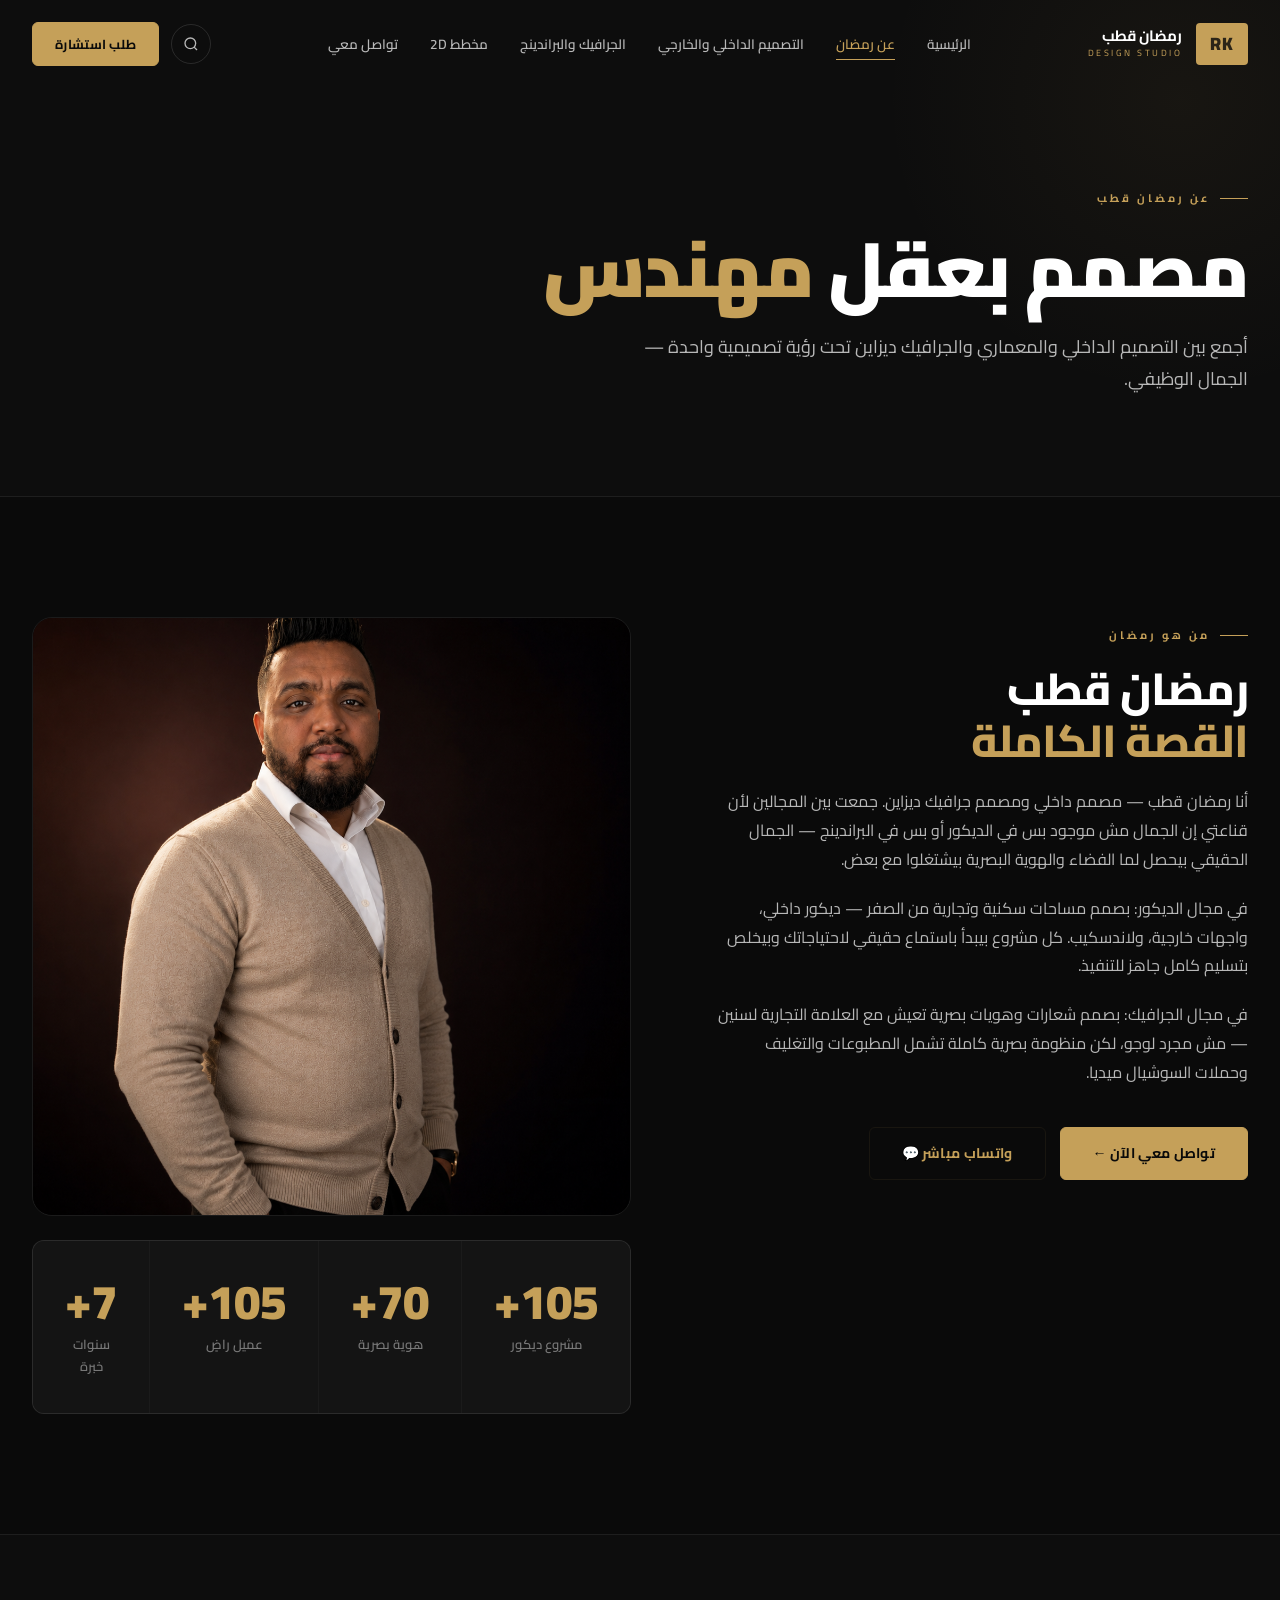
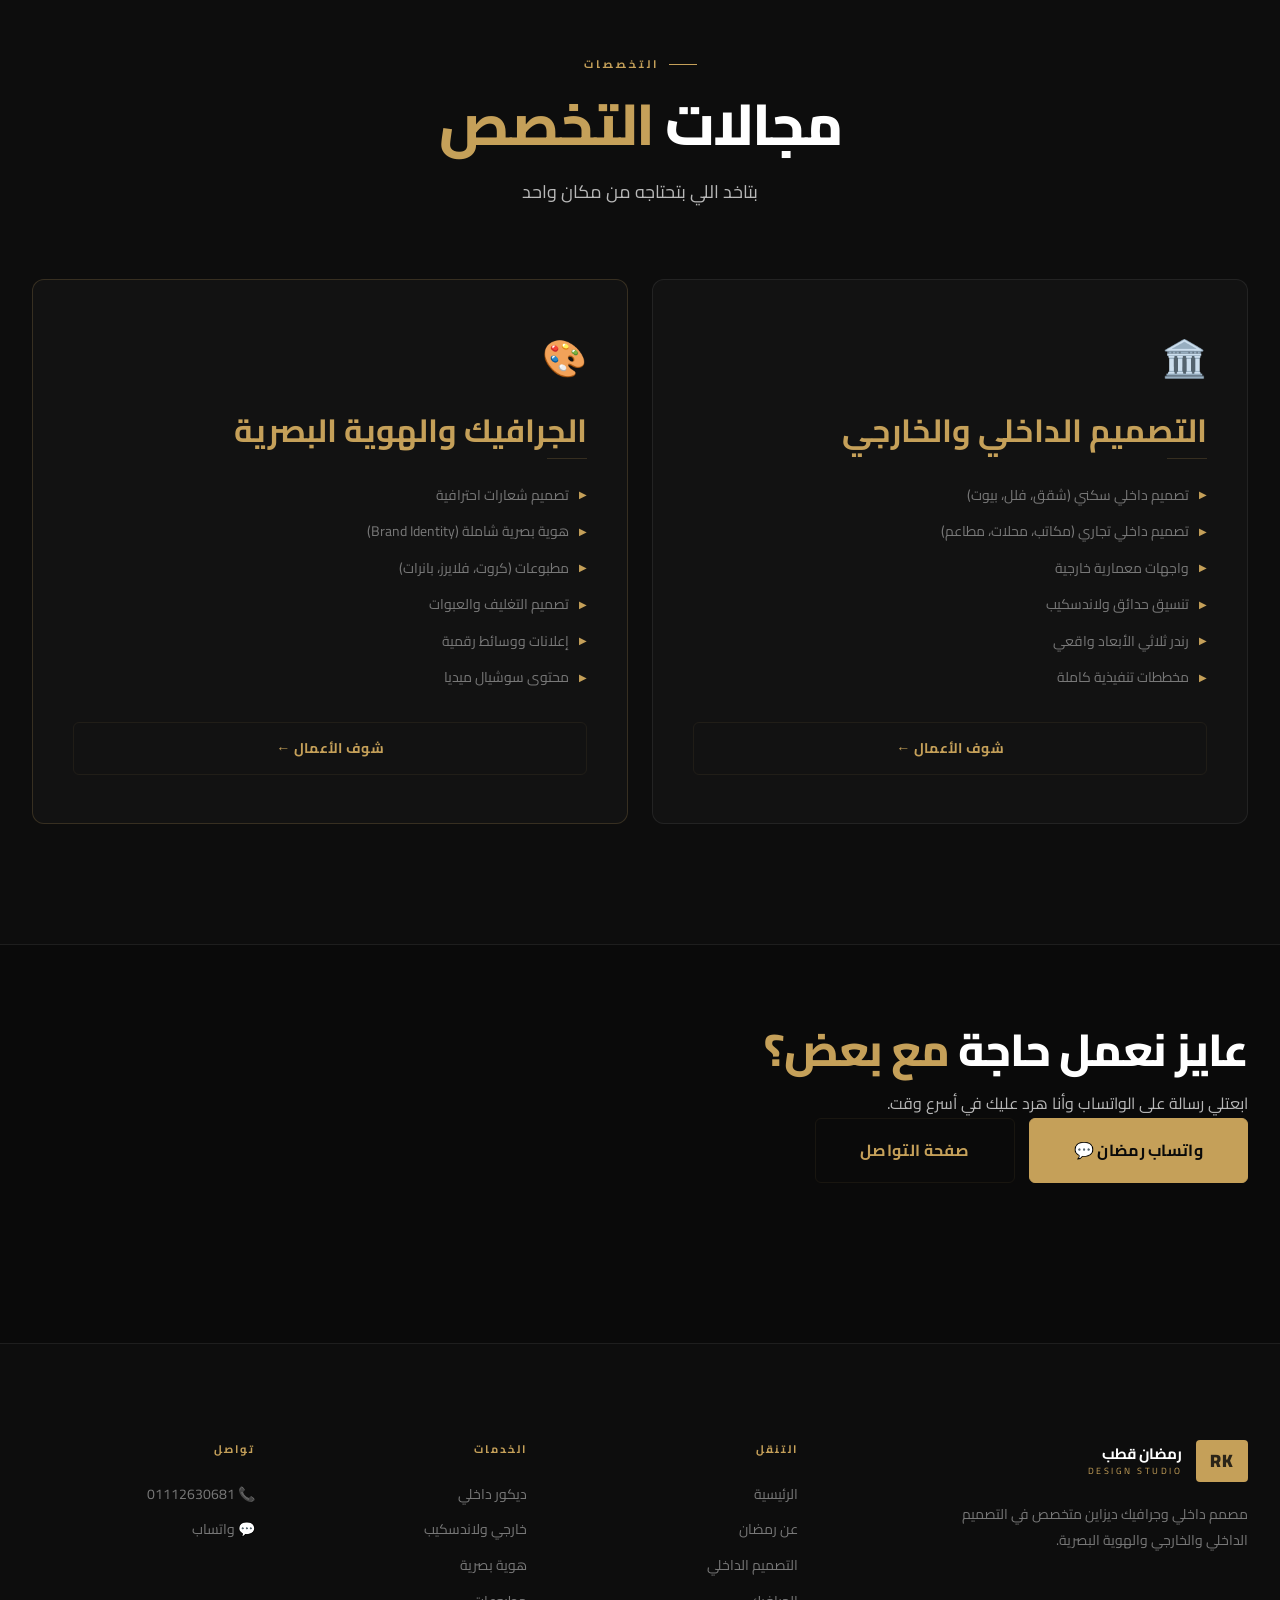
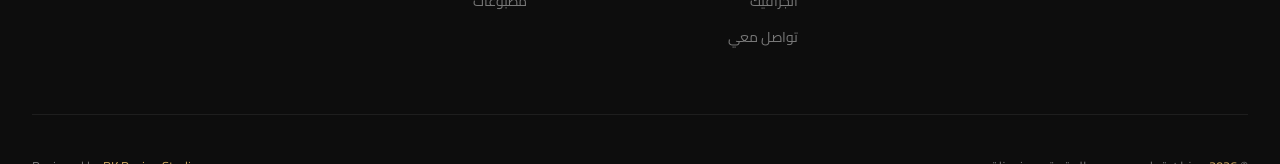
<file: about.html>
<!DOCTYPE html>
<html lang="ar" dir="rtl">
<head>
  <meta charset="UTF-8">
  <meta name="viewport" content="width=device-width, initial-scale=1.0">
  <title>عن رمضان قطب — مصمم داخلي وجرافيك ديزاين | RK Design Studio</title>
  <meta name="description" content="تعرف على رمضان قطب — مصمم داخلي ومصمم جرافيك ديزاين بخبرة +7 سنوات، +150 مشروع منجز في التصميم الداخلي والهوية البصرية.">
  <meta name="robots" content="index, follow">
  <meta name="author" content="رمضان قطب — RK Design Studio">
  <link rel="canonical" href="https://rk-design.com/about.html">
  <meta property="og:type" content="website">
  <meta property="og:url" content="https://rk-design.com/about.html">
  <meta property="og:title" content="عن رمضان قطب — RK Design Studio">
  <meta property="og:description" content="تعرف على رمضان قطب — مصمم داخلي ومصمم جرافيك ديزاين بخبرة +7 سنوات.">
  <meta property="og:image" content="https://rk-design.com/images/brand/cover-banner-v2.png">
  <meta property="og:locale" content="ar_EG">
  <meta property="og:site_name" content="RK Design Studio">
  <meta name="twitter:card" content="summary_large_image">
  <meta name="twitter:title" content="عن رمضان قطب — RK Design Studio">
  <meta name="twitter:description" content="تعرف على رمضان قطب — مصمم داخلي ومصمم جرافيك ديزاين بخبرة +7 سنوات.">
  <meta name="twitter:image" content="https://rk-design.com/images/brand/cover-banner-v2.png">
  <link rel="icon" type="image/svg+xml" href="favicon.svg">
  <link rel="alternate icon" href="favicon.ico">
  <meta name="theme-color" content="#c5a059">
  <link rel="preconnect" href="https://fonts.googleapis.com">
  <link rel="preconnect" href="https://fonts.gstatic.com" crossorigin>
  <link href="https://fonts.googleapis.com/css2?family=Cairo:wght@400;600;700;800;900&display=swap" rel="stylesheet" media="print" onload="this.media='all'">
  <noscript><link href="https://fonts.googleapis.com/css2?family=Cairo:wght@400;600;700;800;900&display=swap" rel="stylesheet"></noscript>
  <link rel="stylesheet" href="css/style.css">
</head>
<body>
  <div id="page-loader" aria-hidden="true">
    <div class="loader-inner"><div class="loader-mark">RK</div><div class="loader-bar"><div class="loader-bar-fill"></div></div></div>
  </div>

  <header class="site-header" id="site-header">
    <div class="container nav">
      <a href="index.html" class="brand">
        <div class="brand-mark">RK</div>
        <div class="brand-text"><span>رمضان قطب</span><small>DESIGN STUDIO</small></div>
      </a>
      <nav class="nav-links" id="nav-links">
        <a href="index.html">الرئيسية</a>
        <a href="about.html" class="active" aria-current="page">عن رمضان</a>
        <a href="interior-design.html">التصميم الداخلي والخارجي</a>
        <a href="graphic-design.html">الجرافيك والبراندينج</a>
        <a href="room-designer.html">مخطط 2D</a>
        <a href="contact.html">تواصل معي</a>
      </nav>
      <div class="nav-actions">
        <button type="button" class="icon-btn" data-search-trigger aria-label="البحث">
          <svg width="16" height="16" viewBox="0 0 24 24" fill="none" stroke="currentColor" stroke-width="2"><circle cx="11" cy="11" r="8"/><path d="m21 21-4.35-4.35"/></svg>
        </button>
        <a href="contact.html" class="btn btn-primary btn-sm">طلب استشارة</a>
        <button class="nav-toggle" aria-label="فتح القائمة" aria-expanded="false" aria-controls="nav-links">
          <span></span><span></span><span></span>
        </button>
      </div>
    </div>
  </header>

  <main>

  <!-- Page Hero -->
  <section class="page-hero">
    <div class="container reveal">
      <span class="eyebrow">عن رمضان قطب</span>
      <h1 class="headline-xl" style="margin-top:20px;">مصمم بعقل <span class="gold">مهندس</span></h1>
      <p class="body-lg" style="max-width:640px;margin-top:20px;">أجمع بين التصميم الداخلي والمعماري والجرافيك ديزاين تحت رؤية تصميمية واحدة — الجمال الوظيفي.</p>
    </div>
  </section>

  <!-- Bio Section -->
  <section class="section">
    <div class="container">
      <div class="about-bio-grid">

        <div class="reveal">
          <span class="eyebrow">من هو رمضان</span>
          <h2 class="headline-md" style="margin:20px 0;">رمضان قطب<br><span class="gold">القصة الكاملة</span></h2>
          <p class="body-md" style="margin-bottom:20px;">أنا رمضان قطب — مصمم داخلي ومصمم جرافيك ديزاين. جمعت بين المجالين لأن قناعتي إن الجمال مش موجود بس في الديكور أو بس في البراندينج — الجمال الحقيقي بيحصل لما الفضاء والهوية البصرية بيشتغلوا مع بعض.</p>
          <p class="body-md" style="margin-bottom:20px;">في مجال الديكور: بصمم مساحات سكنية وتجارية من الصفر — ديكور داخلي، واجهات خارجية، ولاندسكيب. كل مشروع بيبدأ باستماع حقيقي لاحتياجاتك وبيخلص بتسليم كامل جاهز للتنفيذ.</p>
          <p class="body-md" style="margin-bottom:40px;">في مجال الجرافيك: بصمم شعارات وهويات بصرية تعيش مع العلامة التجارية لسنين — مش مجرد لوجو، لكن منظومة بصرية كاملة تشمل المطبوعات والتغليف وحملات السوشيال ميديا.</p>
          <div style="display:flex;gap:14px;flex-wrap:wrap;">
            <a href="contact.html" class="btn btn-primary">تواصل معي الآن ←</a>
            <a href="https://wa.me/201112630681" target="_blank" rel="noopener" class="btn btn-outline">واتساب مباشر 💬</a>
          </div>
        </div>

        <div class="reveal">
          <div style="aspect-ratio:1;overflow:hidden;border:1px solid var(--line);border-radius:var(--radius-lg);margin-bottom:24px;">
            <img loading="lazy" decoding="async" src="images/brand/cover-banner-v2.png" alt="رمضان قطب — مصمم داخلي وجرافيك" style="width:100%;height:100%;object-fit:cover;">
          </div>
          <div class="stats-row" style="border-radius:var(--radius);">
            <div class="stat-cell">
              <div class="num" data-counter="150">0</div>
              <div class="lbl">مشروع ديكور</div>
            </div>
            <div class="stat-cell">
              <div class="num" data-counter="80">0</div>
              <div class="lbl">هوية بصرية</div>
            </div>
            <div class="stat-cell">
              <div class="num" data-counter="120">0</div>
              <div class="lbl">عميل راضٍ</div>
            </div>
            <div class="stat-cell">
              <div class="num" data-counter="7">0</div>
              <div class="lbl">سنوات خبرة</div>
            </div>
          </div>
        </div>

      </div>
    </div>
  </section>

  <!-- Expertise Grid -->
  <section class="section" style="background:var(--bg-2);border-top:1px solid var(--line);border-bottom:1px solid var(--line);">
    <div class="container">
      <div class="section-label center reveal">
        <span class="eyebrow">التخصصات</span>
        <h2 class="headline-lg">مجالات <span class="gold">التخصص</span></h2>
        <p>بتاخد اللي بتحتاجه من مكان واحد</p>
      </div>
      <div class="about-expertise-grid">

        <div class="card reveal" style="padding:48px 40px;">
          <div style="font-size:36px;margin-bottom:20px;">🏛️</div>
          <h3 class="headline-sm" style="margin-bottom:8px;color:var(--gold);">التصميم الداخلي والخارجي</h3>
          <div style="width:40px;height:1px;background:var(--gold-line);margin-bottom:24px;"></div>
          <ul style="display:flex;flex-direction:column;gap:12px;">
            <li class="body-sm" style="display:flex;align-items:center;gap:10px;"><span style="color:var(--gold);font-size:10px;">▶</span>تصميم داخلي سكني (شقق، فلل، بيوت)</li>
            <li class="body-sm" style="display:flex;align-items:center;gap:10px;"><span style="color:var(--gold);font-size:10px;">▶</span>تصميم داخلي تجاري (مكاتب، محلات، مطاعم)</li>
            <li class="body-sm" style="display:flex;align-items:center;gap:10px;"><span style="color:var(--gold);font-size:10px;">▶</span>واجهات معمارية خارجية</li>
            <li class="body-sm" style="display:flex;align-items:center;gap:10px;"><span style="color:var(--gold);font-size:10px;">▶</span>تنسيق حدائق ولاندسكيب</li>
            <li class="body-sm" style="display:flex;align-items:center;gap:10px;"><span style="color:var(--gold);font-size:10px;">▶</span>رندر ثلاثي الأبعاد واقعي</li>
            <li class="body-sm" style="display:flex;align-items:center;gap:10px;"><span style="color:var(--gold);font-size:10px;">▶</span>مخططات تنفيذية كاملة</li>
          </ul>
          <a href="interior-design.html" class="btn btn-outline" style="margin-top:32px;width:100%;">شوف الأعمال ←</a>
        </div>

        <div class="card card-gold reveal" style="padding:48px 40px;">
          <div style="font-size:36px;margin-bottom:20px;">🎨</div>
          <h3 class="headline-sm" style="margin-bottom:8px;color:var(--gold);">الجرافيك والهوية البصرية</h3>
          <div style="width:40px;height:1px;background:var(--gold-line);margin-bottom:24px;"></div>
          <ul style="display:flex;flex-direction:column;gap:12px;">
            <li class="body-sm" style="display:flex;align-items:center;gap:10px;"><span style="color:var(--gold);font-size:10px;">▶</span>تصميم شعارات احترافية</li>
            <li class="body-sm" style="display:flex;align-items:center;gap:10px;"><span style="color:var(--gold);font-size:10px;">▶</span>هوية بصرية شاملة (Brand Identity)</li>
            <li class="body-sm" style="display:flex;align-items:center;gap:10px;"><span style="color:var(--gold);font-size:10px;">▶</span>مطبوعات (كروت، فلايرز، بانرات)</li>
            <li class="body-sm" style="display:flex;align-items:center;gap:10px;"><span style="color:var(--gold);font-size:10px;">▶</span>تصميم التغليف والعبوات</li>
            <li class="body-sm" style="display:flex;align-items:center;gap:10px;"><span style="color:var(--gold);font-size:10px;">▶</span>إعلانات ووسائط رقمية</li>
            <li class="body-sm" style="display:flex;align-items:center;gap:10px;"><span style="color:var(--gold);font-size:10px;">▶</span>محتوى سوشيال ميديا</li>
          </ul>
          <a href="graphic-design.html" class="btn btn-outline" style="margin-top:32px;width:100%;">شوف الأعمال ←</a>
        </div>

      </div>
    </div>
  </section>

  <!-- CTA -->
  <section class="section-sm">
    <div class="container">
      <div class="cta-banner reveal">
        <div>
          <h2 class="headline-md" style="margin-bottom:12px;">عايز نعمل حاجة <span class="gold">مع بعض؟</span></h2>
          <p class="body-md">ابعتلي رسالة على الواتساب وأنا هرد عليك في أسرع وقت.</p>
        </div>
        <div style="display:flex;gap:14px;flex-wrap:wrap;flex-shrink:0;">
          <a href="https://wa.me/201112630681?text=مرحباً رمضان، عايز أعمل معاك" target="_blank" rel="noopener" class="btn btn-primary btn-lg">واتساب رمضان 💬</a>
          <a href="contact.html" class="btn btn-outline btn-lg">صفحة التواصل</a>
        </div>
      </div>
    </div>
  </section>

  </main>

  <footer class="site-footer">
    <div class="container">
      <div class="footer-top">
        <div>
          <a href="index.html" class="brand"><div class="brand-mark">RK</div><div class="brand-text"><span>رمضان قطب</span><small>DESIGN STUDIO</small></div></a>
          <p class="footer-brand-desc">مصمم داخلي وجرافيك ديزاين متخصص في التصميم الداخلي والخارجي والهوية البصرية.</p>
        </div>
        <div class="footer-col"><h5>التنقل</h5><div class="footer-links"><a href="index.html">الرئيسية</a><a href="about.html">عن رمضان</a><a href="interior-design.html">التصميم الداخلي</a><a href="graphic-design.html">الجرافيك</a><a href="contact.html">تواصل معي</a></div></div>
        <div class="footer-col"><h5>الخدمات</h5><div class="footer-links"><a href="interior-design.html">ديكور داخلي</a><a href="exterior-design.html">خارجي ولاندسكيب</a><a href="graphic-design.html">هوية بصرية</a><a href="graphic-design.html">مطبوعات</a></div></div>
        <div class="footer-col"><h5>تواصل</h5><div class="footer-links"><a href="tel:01112630681">📞 01112630681</a><a href="https://wa.me/201112630681" target="_blank" rel="noopener">💬 واتساب</a></div></div>
      </div>
      <div class="footer-bottom">
        <p>© <span data-year>2025</span> رمضان قطب — جميع الحقوق محفوظة.</p>
        <p>Designed by <span>RK Design Studio</span></p>
      </div>
    </div>
  </footer>

  <script src="js/projects-data.js" defer></script>
  <script src="js/projects.js" defer></script>
  <script src="js/main.js" defer></script>
</body>
</html>
</file>
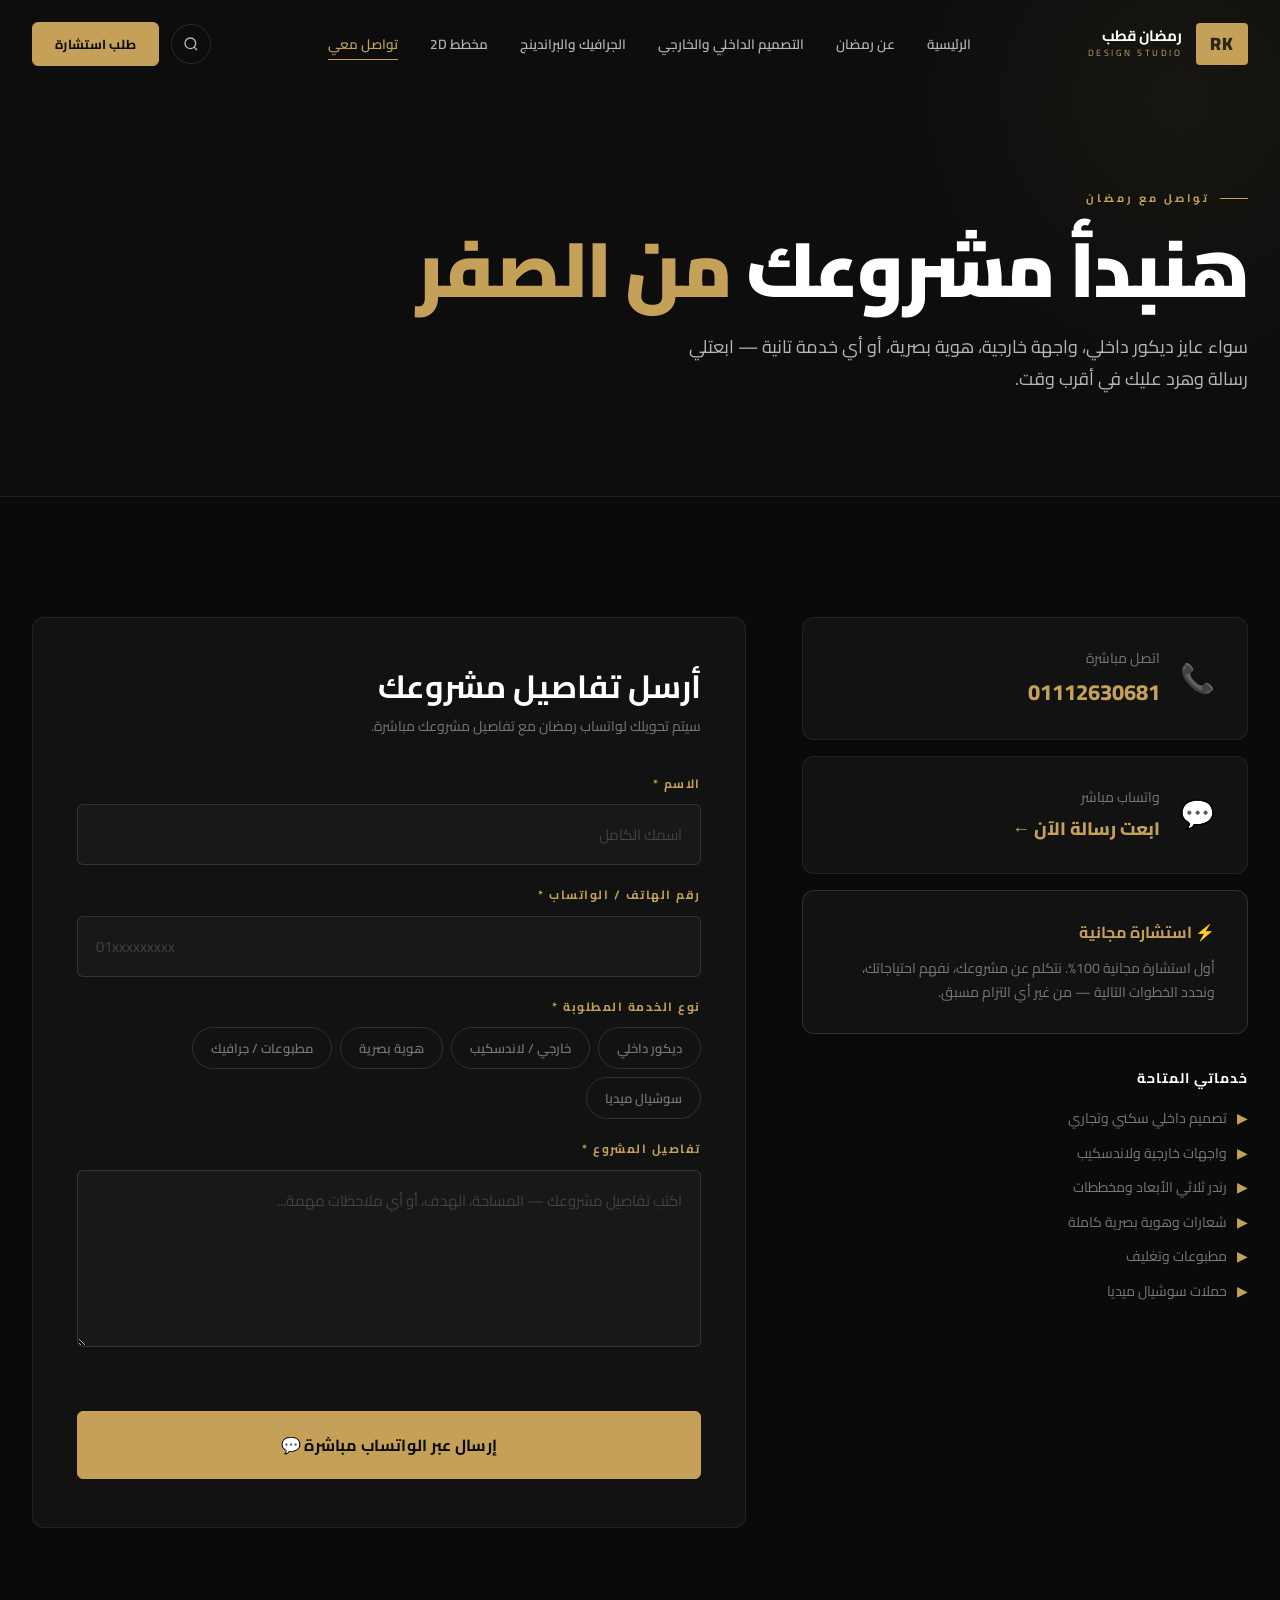
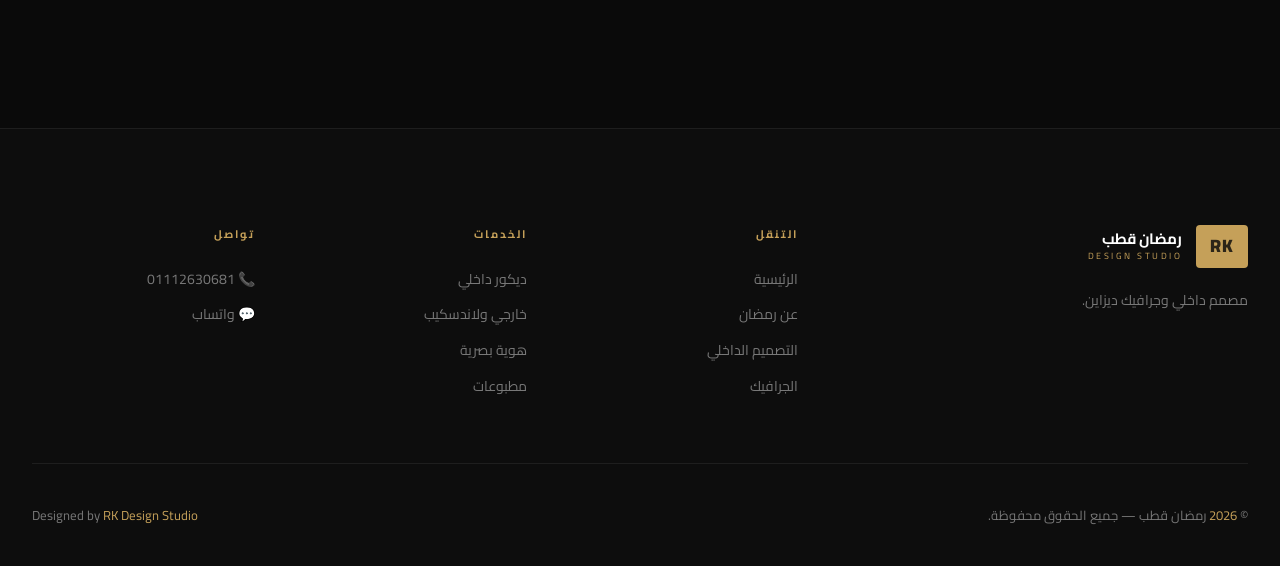
<file: contact.html>
<!DOCTYPE html>
<html lang="ar" dir="rtl">
<head>
  <meta charset="UTF-8">
  <meta name="viewport" content="width=device-width, initial-scale=1.0">
  <title>تواصل مع رمضان قطب — استشارة مجانية في التصميم | RK Design Studio</title>
  <meta name="description" content="تواصل مع رمضان قطب للحصول على استشارة مجانية في التصميم الداخلي أو الجرافيك ديزاين والهوية البصرية. واتساب متاح.">
  <meta name="robots" content="index, follow">
  <meta name="author" content="رمضان قطب — RK Design Studio">
  <link rel="canonical" href="https://rk-design.com/contact.html">
  <meta property="og:type" content="website">
  <meta property="og:url" content="https://rk-design.com/contact.html">
  <meta property="og:title" content="استشارة مجانية — رمضان قطب">
  <meta property="og:description" content="تواصل مع رمضان قطب للحصول على استشارة مجانية في التصميم الداخلي أو الجرافيك ديزاين.">
  <meta property="og:image" content="https://rk-design.com/images/brand/cover-banner-v2.png">
  <meta property="og:locale" content="ar_EG">
  <meta property="og:site_name" content="RK Design Studio">
  <meta name="twitter:card" content="summary_large_image">
  <meta name="twitter:title" content="استشارة مجانية — رمضان قطب">
  <meta name="twitter:image" content="https://rk-design.com/images/brand/cover-banner-v2.png">
  <link rel="icon" type="image/svg+xml" href="favicon.svg">
  <link rel="alternate icon" href="favicon.ico">
  <meta name="theme-color" content="#c5a059">
  <link rel="preconnect" href="https://fonts.googleapis.com">
  <link rel="preconnect" href="https://fonts.gstatic.com" crossorigin>
  <link href="https://fonts.googleapis.com/css2?family=Cairo:wght@400;600;700;800;900&display=swap" rel="stylesheet" media="print" onload="this.media='all'">
  <noscript><link href="https://fonts.googleapis.com/css2?family=Cairo:wght@400;600;700;800;900&display=swap" rel="stylesheet"></noscript>
  <link rel="stylesheet" href="css/style.css">
</head>
<body>
  <div id="page-loader" aria-hidden="true">
    <div class="loader-inner"><div class="loader-mark">RK</div><div class="loader-bar"><div class="loader-bar-fill"></div></div></div>
  </div>

  <header class="site-header" id="site-header">
    <div class="container nav">
      <a href="index.html" class="brand"><div class="brand-mark">RK</div><div class="brand-text"><span>رمضان قطب</span><small>DESIGN STUDIO</small></div></a>
      <nav class="nav-links" id="nav-links">
        <a href="index.html">الرئيسية</a>
        <a href="about.html">عن رمضان</a>
        <a href="interior-design.html">التصميم الداخلي والخارجي</a>
        <a href="graphic-design.html">الجرافيك والبراندينج</a>
        <a href="room-designer.html">مخطط 2D</a>
        <a href="contact.html" class="active" aria-current="page">تواصل معي</a>
      </nav>
      <div class="nav-actions">
        <button type="button" class="icon-btn" data-search-trigger aria-label="البحث">
          <svg width="16" height="16" viewBox="0 0 24 24" fill="none" stroke="currentColor" stroke-width="2"><circle cx="11" cy="11" r="8"/><path d="m21 21-4.35-4.35"/></svg>
        </button>
        <a href="contact.html" class="btn btn-primary btn-sm">طلب استشارة</a>
        <button class="nav-toggle" aria-label="فتح القائمة" aria-expanded="false" aria-controls="nav-links"><span></span><span></span><span></span></button>
      </div>
    </div>
  </header>

  <main>

  <section class="page-hero">
    <div class="container reveal">
      <span class="eyebrow">تواصل مع رمضان</span>
      <h1 class="headline-xl" style="margin-top:20px;">هنبدأ مشروعك <span class="gold">من الصفر</span></h1>
      <p class="body-lg" style="max-width:600px;margin-top:20px;">سواء عايز ديكور داخلي، واجهة خارجية، هوية بصرية، أو أي خدمة تانية — ابعتلي رسالة وهرد عليك في أقرب وقت.</p>
    </div>
  </section>

  <section class="section">
    <div class="container">
      <div style="display:grid;grid-template-columns:1fr 1.6fr;gap:56px;align-items:start;">

        <!-- Info -->
        <div class="reveal">

          <div class="card" style="padding:28px 32px;margin-bottom:16px;display:flex;align-items:center;gap:20px;">
            <div style="font-size:28px;flex-shrink:0;">📞</div>
            <div>
              <div class="body-sm" style="margin-bottom:4px;color:var(--ink-3);">اتصل مباشرة</div>
              <a href="tel:01112630681" style="font-size:22px;font-weight:800;color:var(--gold);">01112630681</a>
            </div>
          </div>

          <div class="card" style="padding:28px 32px;margin-bottom:16px;display:flex;align-items:center;gap:20px;">
            <div style="font-size:28px;flex-shrink:0;">💬</div>
            <div>
              <div class="body-sm" style="margin-bottom:4px;color:var(--ink-3);">واتساب مباشر</div>
              <a href="https://wa.me/201112630681?text=مرحباً رمضان" target="_blank" rel="noopener" style="font-size:18px;font-weight:800;color:var(--gold);">ابعت رسالة الآن ←</a>
            </div>
          </div>

          <div class="card card-gold" style="padding:28px 32px;margin-bottom:32px;">
            <h4 style="font-size:16px;color:var(--gold);margin-bottom:10px;">⚡ استشارة مجانية</h4>
            <p class="body-sm">أول استشارة مجانية 100%. نتكلم عن مشروعك، نفهم احتياجاتك، ونحدد الخطوات التالية — من غير أي التزام مسبق.</p>
          </div>

          <h4 class="body-sm" style="color:var(--white);font-weight:700;margin-bottom:16px;letter-spacing:1px;text-transform:uppercase;">خدماتي المتاحة</h4>
          <div style="display:flex;flex-direction:column;gap:10px;">
            <div class="body-sm" style="display:flex;align-items:center;gap:10px;"><span style="color:var(--gold);">▶</span>تصميم داخلي سكني وتجاري</div>
            <div class="body-sm" style="display:flex;align-items:center;gap:10px;"><span style="color:var(--gold);">▶</span>واجهات خارجية ولاندسكيب</div>
            <div class="body-sm" style="display:flex;align-items:center;gap:10px;"><span style="color:var(--gold);">▶</span>رندر ثلاثي الأبعاد ومخططات</div>
            <div class="body-sm" style="display:flex;align-items:center;gap:10px;"><span style="color:var(--gold);">▶</span>شعارات وهوية بصرية كاملة</div>
            <div class="body-sm" style="display:flex;align-items:center;gap:10px;"><span style="color:var(--gold);">▶</span>مطبوعات وتغليف</div>
            <div class="body-sm" style="display:flex;align-items:center;gap:10px;"><span style="color:var(--gold);">▶</span>حملات سوشيال ميديا</div>
          </div>
        </div>

        <!-- Form -->
        <div class="card reveal" style="padding:48px 44px;">
          <h3 class="headline-sm" style="margin-bottom:8px;">أرسل تفاصيل مشروعك</h3>
          <p class="body-sm" style="margin-bottom:36px;">سيتم تحويلك لواتساب رمضان مع تفاصيل مشروعك مباشرة.</p>

          <form data-contact-form data-whatsapp="201112630681" novalidate>
            <div class="form-group">
              <label class="form-label" for="name">الاسم *</label>
              <input type="text" id="name" class="form-control" placeholder="اسمك الكامل" required autocomplete="name">
            </div>

            <div class="form-group">
              <label class="form-label" for="phone">رقم الهاتف / الواتساب *</label>
              <input type="tel" id="phone" class="form-control" placeholder="01xxxxxxxxx" required autocomplete="tel">
            </div>

            <div class="form-group">
              <label class="form-label">نوع الخدمة المطلوبة *</label>
              <div class="service-chips">
                <div class="service-chip"><input type="radio" name="service" id="s1" value="تصميم داخلي"><label for="s1">ديكور داخلي</label></div>
                <div class="service-chip"><input type="radio" name="service" id="s2" value="تصميم خارجي ولاندسكيب"><label for="s2">خارجي / لاندسكيب</label></div>
                <div class="service-chip"><input type="radio" name="service" id="s3" value="هوية بصرية وشعار"><label for="s3">هوية بصرية</label></div>
                <div class="service-chip"><input type="radio" name="service" id="s4" value="جرافيك ومطبوعات"><label for="s4">مطبوعات / جرافيك</label></div>
                <div class="service-chip"><input type="radio" name="service" id="s5" value="سوشيال ميديا"><label for="s5">سوشيال ميديا</label></div>
              </div>
            </div>

            <div class="form-group">
              <label class="form-label" for="message">تفاصيل المشروع *</label>
              <textarea id="message" class="form-control" rows="5" placeholder="اكتب تفاصيل مشروعك — المساحة، الهدف، أو أي ملاحظات مهمة..." required></textarea>
            </div>

            <div data-form-status style="font-size:14px;font-weight:700;margin-bottom:16px;min-height:20px;"></div>

            <button type="submit" class="btn btn-primary btn-lg" style="width:100%;">
              إرسال عبر الواتساب مباشرة 💬
            </button>
          </form>
        </div>

      </div>
    </div>
  </section>

  </main>

  <footer class="site-footer">
    <div class="container">
      <div class="footer-top">
        <div><a href="index.html" class="brand"><div class="brand-mark">RK</div><div class="brand-text"><span>رمضان قطب</span><small>DESIGN STUDIO</small></div></a><p class="footer-brand-desc">مصمم داخلي وجرافيك ديزاين.</p></div>
        <div class="footer-col"><h5>التنقل</h5><div class="footer-links"><a href="index.html">الرئيسية</a><a href="about.html">عن رمضان</a><a href="interior-design.html">التصميم الداخلي</a><a href="graphic-design.html">الجرافيك</a></div></div>
        <div class="footer-col"><h5>الخدمات</h5><div class="footer-links"><a href="interior-design.html">ديكور داخلي</a><a href="exterior-design.html">خارجي ولاندسكيب</a><a href="graphic-design.html">هوية بصرية</a><a href="graphic-design.html">مطبوعات</a></div></div>
        <div class="footer-col"><h5>تواصل</h5><div class="footer-links"><a href="tel:01112630681">📞 01112630681</a><a href="https://wa.me/201112630681" target="_blank" rel="noopener">💬 واتساب</a></div></div>
      </div>
      <div class="footer-bottom">
        <p>© <span data-year>2025</span> رمضان قطب — جميع الحقوق محفوظة.</p>
        <p>Designed by <span>RK Design Studio</span></p>
      </div>
    </div>
  </footer>

  <script src="js/projects-data.js" defer></script>
  <script src="js/projects.js" defer></script>
  <script src="js/main.js" defer></script>
</body>
</html>
</file>
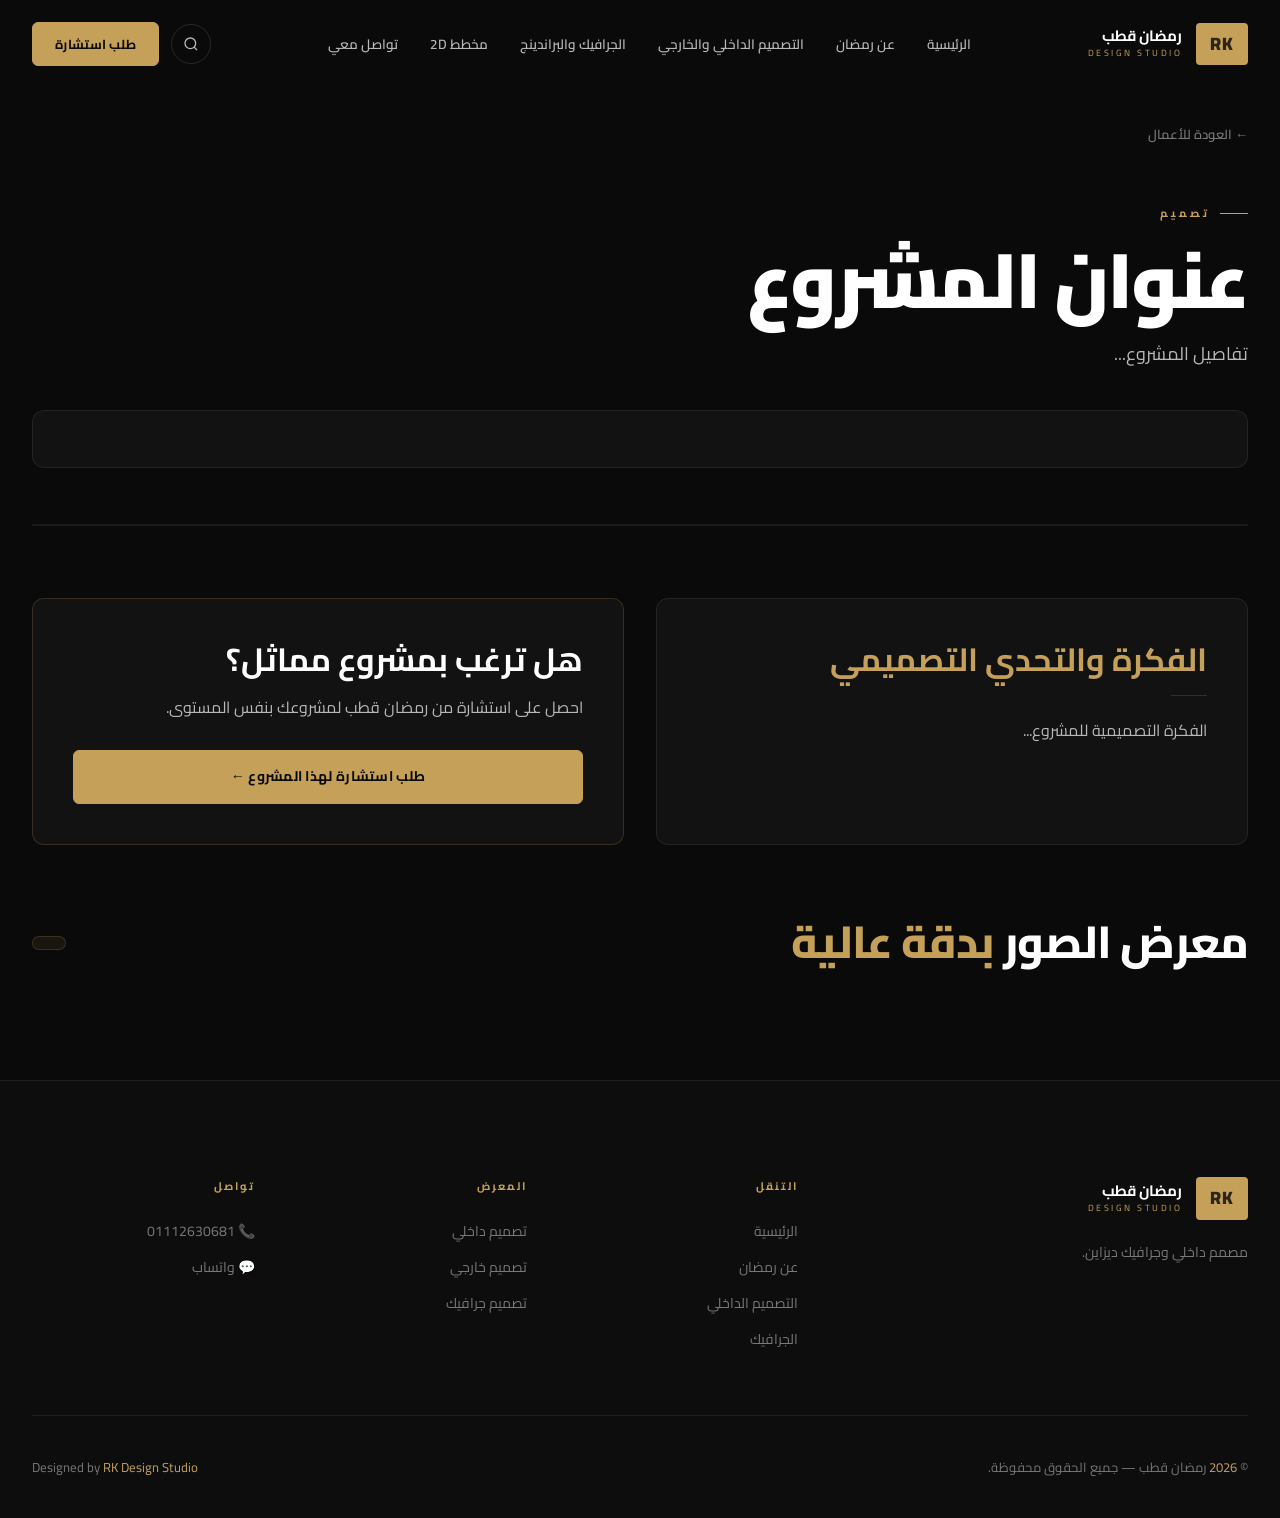
<file: project.html>
<!DOCTYPE html>
<html lang="ar" dir="rtl">
<head>
  <meta charset="UTF-8">
  <meta name="viewport" content="width=device-width, initial-scale=1.0">
  <title>تفاصيل المشروع — رمضان قطب | RK Design Studio</title>
  <meta name="description" content="اكتشف تفاصيل أعمال رمضان قطب في التصميم الداخلي والخارجي والجرافيك ديزاين.">
  <meta name="robots" content="index, follow">
  <meta name="author" content="رمضان قطب — RK Design Studio">
  <link rel="canonical" href="https://rk-design.com/project.html">
  <meta property="og:type" content="website">
  <meta property="og:url" content="https://rk-design.com/project.html">
  <meta property="og:title" content="مشروع — رمضان قطب">
  <meta property="og:description" content="اكتشف تفاصيل أعمال رمضان قطب في التصميم الداخلي والخارجي والجرافيك ديزاين.">
  <meta property="og:image" content="https://rk-design.com/images/brand/cover-banner-v2.png">
  <meta property="og:locale" content="ar_EG">
  <meta property="og:site_name" content="RK Design Studio">
  <meta name="twitter:card" content="summary_large_image">
  <meta name="twitter:title" content="مشروع — رمضان قطب">
  <meta name="twitter:image" content="https://rk-design.com/images/brand/cover-banner-v2.png">
  <link rel="icon" type="image/svg+xml" href="favicon.svg">
  <link rel="alternate icon" href="favicon.ico">
  <meta name="theme-color" content="#c5a059">
  <link rel="preconnect" href="https://fonts.googleapis.com">
  <link rel="preconnect" href="https://fonts.gstatic.com" crossorigin>
  <link href="https://fonts.googleapis.com/css2?family=Cairo:wght@400;600;700;800;900&display=swap" rel="stylesheet" media="print" onload="this.media='all'">
  <noscript><link href="https://fonts.googleapis.com/css2?family=Cairo:wght@400;600;700;800;900&display=swap" rel="stylesheet"></noscript>
  <link rel="stylesheet" href="css/style.css">
</head>
<body>
  <div id="page-loader" aria-hidden="true">
    <div class="loader-inner"><div class="loader-mark">RK</div><div class="loader-bar"><div class="loader-bar-fill"></div></div></div>
  </div>

  <header class="site-header" id="site-header">
    <div class="container nav">
      <a href="index.html" class="brand"><div class="brand-mark">RK</div><div class="brand-text"><span>رمضان قطب</span><small>DESIGN STUDIO</small></div></a>
      <nav class="nav-links" id="nav-links">
        <a href="index.html">الرئيسية</a>
        <a href="about.html">عن رمضان</a>
        <a href="interior-design.html">التصميم الداخلي والخارجي</a>
        <a href="graphic-design.html">الجرافيك والبراندينج</a>
        <a href="room-designer.html">مخطط 2D</a>
        <a href="contact.html">تواصل معي</a>
      </nav>
      <div class="nav-actions">
        <button type="button" class="icon-btn" data-search-trigger aria-label="البحث">
          <svg width="16" height="16" viewBox="0 0 24 24" fill="none" stroke="currentColor" stroke-width="2"><circle cx="11" cy="11" r="8"/><path d="m21 21-4.35-4.35"/></svg>
        </button>
        <a href="contact.html" class="btn btn-primary btn-sm">طلب استشارة</a>
        <button class="nav-toggle" aria-label="فتح القائمة" aria-expanded="false" aria-controls="nav-links"><span></span><span></span><span></span></button>
      </div>
    </div>
  </header>

  <main data-project-page style="padding-top:120px;">
    <div class="container">

      <!-- Breadcrumb -->
      <div class="reveal" style="margin-bottom:48px;">
        <a href="javascript:history.back()" style="display:inline-flex;align-items:center;gap:8px;color:var(--ink-3);font-size:13px;font-weight:600;transition:color 0.2s;" onmouseover="this.style.color='var(--gold)'" onmouseout="this.style.color='var(--ink-3)'">
          ← العودة للأعمال
        </a>
      </div>

      <!-- Project Header -->
      <div class="reveal" style="margin-bottom:40px;">
        <span class="eyebrow" data-p-eyebrow>تصميم</span>
        <h1 class="headline-xl" style="margin-top:16px;color:var(--white);" data-p-title>عنوان المشروع</h1>
        <p class="body-lg" style="margin-top:16px;max-width:760px;" data-p-desc>تفاصيل المشروع...</p>
      </div>

      <!-- Meta Strip -->
      <div class="card reveal" style="padding:28px 32px;margin-bottom:56px;">
        <div style="display:grid;grid-template-columns:repeat(auto-fit,minmax(160px,1fr));gap:28px;" data-p-meta></div>
      </div>

      <!-- Cover Image -->
      <div style="overflow:hidden;border:1px solid var(--line);border-radius:var(--radius-lg);margin-bottom:72px;" class="reveal" data-p-cover></div>

      <!-- Idea + CTA -->
      <div style="display:grid;grid-template-columns:1fr 1fr;gap:32px;margin-bottom:72px;" class="reveal">
        <div class="card" style="padding:40px;">
          <h3 class="headline-sm" style="color:var(--gold);margin-bottom:16px;">الفكرة والتحدي التصميمي</h3>
          <div style="width:36px;height:1px;background:var(--gold-line);margin-bottom:20px;"></div>
          <p class="body-md" data-p-idea>الفكرة التصميمية للمشروع...</p>
        </div>
        <div class="card card-gold" style="padding:40px;display:flex;flex-direction:column;justify-content:center;">
          <h3 class="headline-sm" style="margin-bottom:14px;">هل ترغب بمشروع مماثل؟</h3>
          <p class="body-md" style="margin-bottom:28px;">احصل على استشارة من رمضان قطب لمشروعك بنفس المستوى.</p>
          <a href="contact.html" class="btn btn-primary">طلب استشارة لهذا المشروع ←</a>
        </div>
      </div>

      <!-- Gallery -->
      <div class="reveal" style="margin-bottom:80px;">
        <div style="display:flex;align-items:center;justify-content:space-between;margin-bottom:32px;flex-wrap:wrap;gap:16px;">
          <h2 class="headline-md">معرض الصور <span class="gold">بدقة عالية</span></h2>
          <span class="badge" id="gallery-count"></span>
        </div>
        <div data-p-gallery></div>
      </div>

    </div>
  </main>

  <footer class="site-footer">
    <div class="container">
      <div class="footer-top">
        <div><a href="index.html" class="brand"><div class="brand-mark">RK</div><div class="brand-text"><span>رمضان قطب</span><small>DESIGN STUDIO</small></div></a><p class="footer-brand-desc">مصمم داخلي وجرافيك ديزاين.</p></div>
        <div class="footer-col"><h5>التنقل</h5><div class="footer-links"><a href="index.html">الرئيسية</a><a href="about.html">عن رمضان</a><a href="interior-design.html">التصميم الداخلي</a><a href="graphic-design.html">الجرافيك</a></div></div>
        <div class="footer-col"><h5>المعرض</h5><div class="footer-links"><a href="interior-design.html">تصميم داخلي</a><a href="exterior-design.html">تصميم خارجي</a><a href="graphic-design.html">تصميم جرافيك</a></div></div>
        <div class="footer-col"><h5>تواصل</h5><div class="footer-links"><a href="tel:01112630681">📞 01112630681</a><a href="https://wa.me/201112630681" target="_blank" rel="noopener">💬 واتساب</a></div></div>
      </div>
      <div class="footer-bottom">
        <p>© <span data-year>2025</span> رمضان قطب — جميع الحقوق محفوظة.</p>
        <p>Designed by <span>RK Design Studio</span></p>
      </div>
    </div>
  </footer>

  <script src="js/projects-data.js" defer></script>
  <script src="js/projects.js" defer></script>
  <script src="js/main.js" defer></script>
</body>
</html>
</file>
<file: css/style.css>
/* ================================================================
   RK DESIGN STUDIO — Premium Style System v2.0
   Dark Luxury · Minimal · Architectural
================================================================ */

/* ─── CSS Custom Properties ─── */
:root {
  --gold:        #c5a059;
  --gold-light:  #d4b878;
  --gold-dim:    #a38345;
  --gold-glow:   rgba(197, 160, 89, 0.15);
  --gold-line:   rgba(197, 160, 89, 0.2);
  --gold-line2:  rgba(197, 160, 89, 0.08);

  --bg:          rgba(10, 10, 10, 0.82);
  --bg-2:        rgba(15, 15, 15, 0.85);
  --bg-3:        rgba(20, 20, 20, 0.88);
  --bg-4:        rgba(26, 26, 26, 0.90);
  --bg-glass:    rgba(10, 10, 10, 0.65);

  --white:       #ffffff;
  --ink:         #e8e8e8;
  --ink-2:       #b8b8b8;
  --ink-3:       #787878;
  --ink-4:       rgba(255,255,255,0.18);

  --line:        rgba(255,255,255,0.07);
  --line-2:      rgba(255,255,255,0.12);

  --radius-sm:   6px;
  --radius:      12px;
  --radius-lg:   20px;
  --radius-xl:   32px;

  --font-body:   'Cairo', sans-serif;

  --ease-out:    cubic-bezier(0.16, 1, 0.3, 1);
  --ease-in-out: cubic-bezier(0.45, 0, 0.55, 1);
  --spring:      cubic-bezier(0.34, 1.56, 0.64, 1);

  --shadow-sm:   0 2px 12px rgba(0,0,0,0.4);
  --shadow-md:   0 8px 32px rgba(0,0,0,0.5);
  --shadow-lg:   0 20px 60px rgba(0,0,0,0.6);
  --shadow-gold: 0 8px 32px rgba(197,160,89,0.25);
}

/* ─── Reset ─── */
*, *::before, *::after { box-sizing: border-box; margin: 0; padding: 0; }
html { scroll-behavior: smooth; font-size: 16px; }
body {
  font-family: var(--font-body);
  background-color: #0a0a0a;
  color: var(--ink);
  direction: rtl;
  line-height: 1.7;
  overflow-x: hidden;
  -webkit-font-smoothing: antialiased;
}

/* ─── Fixed Parallax Background ─── */
#page-bg {
  position: fixed;
  inset: 0;
  z-index: -1;
  background-size: cover;
  background-position: center;
  background-repeat: no-repeat;
  background-attachment: fixed;
  opacity: 0;
  transition: opacity 1.5s ease-in-out;
}
#page-bg.loaded { opacity: 1; }
#page-bg-2 {
  position: fixed;
  inset: 0;
  z-index: -2;
  background-size: cover;
  background-position: center;
  background-repeat: no-repeat;
  background-attachment: fixed;
  opacity: 0;
  transition: opacity 1.5s ease-in-out;
}
#page-bg-2.loaded { opacity: 1; }
img { max-width: 100%; display: block; }
a { color: inherit; text-decoration: none; transition: color 0.2s; }
button { cursor: pointer; font-family: inherit; }
ul, ol { list-style: none; }
:focus-visible {
  outline: 2px solid var(--gold);
  outline-offset: 3px;
  border-radius: 3px;
}
a:focus:not(:focus-visible),
button:focus:not(:focus-visible) { outline: none; }

/* ─── Layout ─── */
.container {
  max-width: 1320px;
  margin: 0 auto;
  padding: 0 32px;
}
@media (max-width: 768px) { .container { padding: 0 20px; } }

.section    { padding: 120px 0; }
.section-sm { padding: 80px 0; }
.section-xs { padding: 56px 0; }

/* ─── Typography ─── */
.eyebrow {
  display: inline-flex;
  align-items: center;
  gap: 10px;
  color: var(--gold);
  font-size: 11px;
  font-weight: 700;
  letter-spacing: 3px;
  text-transform: uppercase;
}
.eyebrow::before {
  content: '';
  display: block;
  width: 28px;
  height: 1px;
  background: var(--gold);
  flex-shrink: 0;
}

.headline-xl {
  font-size: clamp(48px, 6vw, 88px);
  font-weight: 900;
  line-height: 1.08;
  letter-spacing: -2px;
  color: var(--white);
}
.headline-lg {
  font-size: clamp(36px, 4.5vw, 64px);
  font-weight: 800;
  line-height: 1.1;
  letter-spacing: -1.5px;
  color: var(--white);
}
.headline-md {
  font-size: clamp(28px, 3.5vw, 48px);
  font-weight: 800;
  line-height: 1.15;
  letter-spacing: -1px;
  color: var(--white);
}
.headline-sm {
  font-size: clamp(22px, 2.5vw, 32px);
  font-weight: 700;
  line-height: 1.25;
  color: var(--white);
}
.body-lg { font-size: 18px; line-height: 1.8; color: var(--ink-2); }
.body-md { font-size: 16px; line-height: 1.8; color: var(--ink-2); }
.body-sm { font-size: 14px; line-height: 1.75; color: var(--ink-3); }

.gold { color: var(--gold); }
.white { color: var(--white); }

/* ─── Section Title Block ─── */
.section-label {
  display: flex;
  flex-direction: column;
  gap: 20px;
  margin-bottom: 72px;
}
.section-label.center {
  align-items: center;
  text-align: center;
}
.section-label p {
  font-size: 18px;
  color: var(--ink-2);
  max-width: 560px;
}
.section-label.center p { margin: 0 auto; }

/* ─── Buttons ─── */
.btn {
  display: inline-flex;
  align-items: center;
  justify-content: center;
  gap: 10px;
  font-family: inherit;
  font-weight: 700;
  font-size: 14px;
  letter-spacing: 0.3px;
  padding: 14px 32px;
  border-radius: var(--radius-sm);
  border: 1px solid transparent;
  transition:
    background 0.25s var(--ease-out),
    color 0.25s var(--ease-out),
    border-color 0.25s var(--ease-out),
    transform 0.2s var(--ease-out),
    box-shadow 0.25s var(--ease-out);
  white-space: nowrap;
  cursor: pointer;
  position: relative;
  overflow: hidden;
}
.btn::after {
  content: '';
  position: absolute;
  inset: 0;
  background: rgba(255,255,255,0);
  transition: background 0.2s;
}
.btn:hover::after { background: rgba(255,255,255,0.05); }
.btn:active { transform: scale(0.98); }

.btn-primary {
  background: var(--gold);
  color: #0a0a0a;
  border-color: var(--gold);
}
.btn-primary:hover {
  background: var(--gold-light);
  border-color: var(--gold-light);
  transform: translateY(-2px);
  box-shadow: var(--shadow-gold);
}

.btn-outline {
  background: transparent;
  color: var(--gold);
  border-color: var(--gold-line2);
}
.btn-outline:hover {
  border-color: var(--gold);
  background: var(--gold-glow);
  transform: translateY(-2px);
}

.btn-ghost {
  background: var(--bg-4);
  color: var(--ink);
  border-color: var(--line-2);
}
.btn-ghost:hover {
  border-color: var(--gold);
  color: var(--gold);
  transform: translateY(-2px);
}

.btn-lg { padding: 18px 44px; font-size: 16px; border-radius: var(--radius-sm); }
.btn-sm { padding: 10px 22px; font-size: 13px; }

@media (max-width: 768px) {
  .btn { min-height: 48px; }
  .btn-lg { padding: 16px 32px; font-size: 15px; }
}

/* ─── Page Loader ─── */
#page-loader {
  position: fixed;
  inset: 0;
  background: var(--bg);
  z-index: 99999;
  display: flex;
  align-items: center;
  justify-content: center;
  transition: opacity 0.5s var(--ease-out), visibility 0.5s;
}
#page-loader.loaded { opacity: 0; visibility: hidden; pointer-events: none; }
.loader-inner {
  display: flex;
  flex-direction: column;
  align-items: center;
  gap: 24px;
}
.loader-mark {
  font-family: var(--font-body);
  font-weight: 900;
  font-size: 28px;
  background: var(--gold);
  color: var(--bg);
  padding: 10px 22px;
  border-radius: 4px;
  animation: loaderPulse 1s ease-in-out infinite alternate;
}
.loader-bar {
  width: 180px;
  height: 1px;
  background: var(--line-2);
  border-radius: 1px;
  overflow: hidden;
}
.loader-bar-fill {
  height: 100%;
  background: var(--gold);
  border-radius: 1px;
  animation: loaderBar 0.6s var(--ease-out) forwards;
  transform-origin: right;
}
@keyframes loaderPulse {
  from { opacity: 0.7; transform: scale(0.97); }
  to   { opacity: 1;   transform: scale(1); }
}
@keyframes loaderBar {
  from { transform: scaleX(0); }
  to   { transform: scaleX(1); }
}

/* ─── Header / Navigation ─── */
.site-header {
  position: fixed;
  top: 0;
  inset-inline: 0;
  z-index: 1000;
  padding: 22px 0;
  transition: padding 0.4s var(--ease-out), background 0.4s, border-color 0.4s;
  border-bottom: 1px solid transparent;
}
.site-header.scrolled {
  padding: 14px 0;
  background: var(--bg-glass);
  backdrop-filter: blur(20px) saturate(1.5);
  -webkit-backdrop-filter: blur(20px) saturate(1.5);
  border-bottom-color: var(--line);
}
.nav {
  display: flex;
  justify-content: space-between;
  align-items: center;
  gap: 24px;
}
.brand {
  display: flex;
  align-items: center;
  gap: 14px;
  text-decoration: none;
  flex-shrink: 0;
}
.brand-mark {
  background: var(--gold);
  color: var(--bg);
  font-weight: 900;
  font-size: 18px;
  padding: 6px 14px;
  border-radius: 4px;
  letter-spacing: 1px;
}
.brand-text span {
  display: block;
  color: var(--white);
  font-weight: 700;
  font-size: 15px;
  line-height: 1.2;
}
.brand-text small {
  display: block;
  color: var(--gold);
  font-size: 9px;
  letter-spacing: 2.5px;
  text-transform: uppercase;
}
.nav-links {
  display: flex;
  align-items: center;
  gap: 4px;
}
.nav-links a {
  color: var(--ink-2);
  font-size: 13.5px;
  font-weight: 600;
  padding: 8px 14px;
  border-radius: var(--radius-sm);
  transition: color 0.2s, background 0.2s;
  white-space: nowrap;
  position: relative;
}
.nav-links a::after {
  content: '';
  position: absolute;
  bottom: 4px;
  right: 14px;
  left: 14px;
  height: 1px;
  background: var(--gold);
  transform: scaleX(0);
  transform-origin: right;
  transition: transform 0.3s var(--ease-out);
}
.nav-links a:hover { color: var(--white); }
.nav-links a:hover::after { transform: scaleX(1); }
.nav-links a.active { color: var(--gold); }
.nav-links a.active::after { transform: scaleX(1); }

.nav-actions {
  display: flex;
  align-items: center;
  gap: 12px;
  flex-shrink: 0;
}
.icon-btn {
  width: 40px;
  height: 40px;
  border-radius: 50%;
  border: 1px solid var(--line-2);
  background: transparent;
  color: var(--ink-2);
  display: flex;
  align-items: center;
  justify-content: center;
  font-size: 16px;
  transition: border-color 0.2s, color 0.2s, background 0.2s;
}
.icon-btn:hover {
  border-color: var(--gold);
  color: var(--gold);
  background: var(--gold-glow);
}
.nav-toggle {
  display: none;
  width: 40px;
  height: 40px;
  background: none;
  border: 1px solid var(--line-2);
  border-radius: var(--radius-sm);
  flex-direction: column;
  align-items: center;
  justify-content: center;
  gap: 5px;
  transition: border-color 0.2s;
}
.nav-toggle:hover { border-color: var(--gold); }
.nav-toggle span {
  display: block;
  width: 20px;
  height: 1.5px;
  background: var(--white);
  transition: transform 0.3s var(--ease-out), opacity 0.2s;
  transform-origin: center;
}
.nav-toggle[aria-expanded="true"] span:nth-child(1) { transform: rotate(45deg) translate(4.5px, 4.5px); }
.nav-toggle[aria-expanded="true"] span:nth-child(2) { opacity: 0; transform: scaleX(0); }
.nav-toggle[aria-expanded="true"] span:nth-child(3) { transform: rotate(-45deg) translate(4.5px, -4.5px); }

@media (max-width: 1024px) {
  .nav-links {
    position: fixed;
    top: 0;
    right: -100%;
    width: min(340px, 82vw);
    height: 100dvh;
    background: var(--bg-3);
    flex-direction: column;
    align-items: flex-start;
    justify-content: center;
    gap: 6px;
    padding: 48px 32px;
    transition: right 0.4s var(--ease-out);
    box-shadow: -24px 0 80px rgba(0,0,0,0.6);
    border-right: 1px solid var(--line); /* RTL — visual left side */
    z-index: 999;
  }
  .nav-links.is-open { right: 0; }
  .nav-links a { font-size: 17px; width: 100%; padding: 12px 0; }
  .nav-links a::after { display: none; }
  .nav-toggle { display: flex; }
  .nav-actions .btn { display: none; }
}

/* ─── Scroll Progress ─── */
#scroll-progress {
  position: fixed;
  top: 0;
  right: 0;
  left: 0;
  height: 2px;
  background: linear-gradient(to left, var(--gold-dim), var(--gold), var(--gold-light));
  transform-origin: right;
  transform: scaleX(0);
  z-index: 9999;
  will-change: transform;
}

/* ─── Back to Top ─── */
#back-to-top {
  position: fixed;
  bottom: 32px;
  left: 32px;
  width: 48px;
  height: 48px;
  background: var(--gold);
  color: var(--bg);
  border: none;
  border-radius: var(--radius-sm);
  font-size: 20px;
  z-index: 500;
  display: flex;
  align-items: center;
  justify-content: center;
  opacity: 0;
  pointer-events: none;
  transform: translateY(16px);
  transition: opacity 0.3s, transform 0.3s var(--ease-out), background 0.2s;
  box-shadow: var(--shadow-gold);
}
#back-to-top.visible { opacity: 1; pointer-events: auto; transform: translateY(0); }
#back-to-top:hover { background: var(--gold-light); transform: translateY(-3px); }

/* ─── Reveal Animations ─── */
.reveal {
  opacity: 0;
  transform: translateY(32px);
  transition: opacity 0.75s var(--ease-out), transform 0.75s var(--ease-out);
}
.reveal.is-visible { opacity: 1; transform: none; }
.reveal-scale {
  opacity: 0;
  transform: scale(0.96);
  transition: opacity 0.6s var(--ease-out), transform 0.6s var(--ease-out);
}
.reveal-scale.is-visible { opacity: 1; transform: none; }
.reveal-left {
  opacity: 0;
  transform: translateX(40px);
  transition: opacity 0.7s var(--ease-out), transform 0.7s var(--ease-out);
}
.reveal-left.is-visible { opacity: 1; transform: none; }

/* ─── Portfolio Cards ─── */
.portfolio-grid {
  display: grid;
  grid-template-columns: repeat(auto-fill, minmax(320px, 1fr));
  gap: 20px;
  margin-top: 48px;
}
@media (max-width: 900px) {
  .portfolio-grid { grid-template-columns: repeat(2, 1fr); gap: 14px; }
}
@media (max-width: 560px) {
  .portfolio-grid { grid-template-columns: 1fr; gap: 14px; }
}

.project-card {
  position: relative;
  overflow: hidden;
  border-radius: var(--radius);
  background: var(--bg-3);
  border: 1px solid var(--line);
  display: flex;
  flex-direction: column;
  text-decoration: none;
  transition:
    transform 0.45s var(--ease-out),
    border-color 0.35s,
    box-shadow 0.45s var(--ease-out);
  will-change: transform;
}
.project-card:hover {
  transform: translateY(-8px);
  border-color: rgba(197,160,89,0.4);
  box-shadow: 0 24px 64px rgba(0,0,0,0.5), 0 0 32px rgba(197,160,89,0.1);
}

.project-card-media {
  position: relative;
  overflow: hidden;
  aspect-ratio: 4 / 3;
  background: var(--bg-4);
  flex-shrink: 0;
}
.project-img {
  position: absolute;
  inset: 0;
  width: 100%;
  height: 100%;
  object-fit: cover;
  object-position: center top;
  transition: transform 0.65s var(--ease-out), filter 0.4s;
  filter: brightness(0.9) saturate(0.95);
}
.project-card:hover .project-img {
  transform: scale(1.06);
  filter: brightness(1) saturate(1.05);
}
.project-card-media::after {
  content: '';
  position: absolute;
  inset: 0;
  background: linear-gradient(to top, rgba(0,0,0,0.65) 0%, transparent 55%);
  z-index: 1;
  transition: opacity 0.4s;
}
.project-card:hover .project-card-media::after { opacity: 0.8; }

.project-category-badge {
  position: absolute;
  top: 14px;
  right: 14px;
  background: rgba(10,10,10,0.8);
  color: var(--gold);
  font-size: 10.5px;
  font-weight: 700;
  padding: 5px 13px;
  border-radius: 30px;
  border: 1px solid rgba(197,160,89,0.25);
  backdrop-filter: blur(8px);
  z-index: 2;
  letter-spacing: 0.3px;
}

.project-card-cta {
  position: absolute;
  bottom: 18px;
  left: 50%;
  transform: translateX(-50%) translateY(14px);
  background: var(--gold);
  color: #0a0a0a;
  font-size: 12px;
  font-weight: 800;
  padding: 9px 24px;
  border-radius: var(--radius-sm);
  white-space: nowrap;
  opacity: 0;
  transition: all 0.35s var(--spring);
  z-index: 3;
  pointer-events: none;
}
.project-card:hover .project-card-cta {
  opacity: 1;
  transform: translateX(-50%) translateY(0);
}

.project-info {
  padding: 20px 22px 22px;
  border-top: 1px solid var(--line);
  flex: 1;
  display: flex;
  flex-direction: column;
  gap: 5px;
}
.project-info h3 {
  color: var(--white);
  font-size: 15px;
  font-weight: 700;
  line-height: 1.4;
  margin: 0;
}
.project-info p {
  color: var(--gold);
  font-size: 11px;
  font-weight: 700;
  letter-spacing: 0.8px;
  text-transform: uppercase;
  margin: 0;
}

/* Video Support */
.project-video {
  position: absolute;
  inset: 0;
  width: 100%;
  height: 100%;
  object-fit: cover;
  object-position: center top;
  transition: transform 0.65s var(--ease-out), filter 0.4s;
  filter: brightness(0.9) saturate(0.95);
  background: #111;
  opacity: 0;
  transition: opacity 0.4s, transform 0.65s var(--ease-out), filter 0.4s;
}
.project-video.rk-video-ready { opacity: 1; }
.project-card:hover .project-video { transform: scale(1.06); filter: brightness(1); }
.project-video-badge {
  position: absolute;
  bottom: 14px;
  right: 14px;
  background: rgba(10,10,10,0.75);
  color: var(--gold);
  font-size: 10px;
  font-weight: 700;
  padding: 4px 11px;
  border-radius: 20px;
  border: 1px solid rgba(197,160,89,0.25);
  backdrop-filter: blur(4px);
  z-index: 2;
  pointer-events: none;
}

/* ─── Filter Bar ─── */
.filter-wrapper { overflow-x: auto; padding-bottom: 4px; margin-top: 0; }
.filter-bar { display: flex; flex-wrap: wrap; gap: 8px; }
.filter-bar button {
  border: 1px solid var(--line-2);
  background: transparent;
  color: var(--ink-3);
  padding: 9px 22px;
  border-radius: 30px;
  font-size: 13px;
  font-weight: 600;
  cursor: pointer;
  font-family: inherit;
  transition: all 0.25s var(--ease-out);
  white-space: nowrap;
}
.filter-bar button:hover {
  border-color: var(--gold);
  color: var(--gold);
  background: var(--gold-glow);
}
.filter-bar button.active {
  background: var(--gold);
  border-color: var(--gold);
  color: #0a0a0a;
  font-weight: 800;
  box-shadow: 0 4px 16px rgba(197,160,89,0.28);
}

/* ─── Footer ─── */
.site-footer {
  background: var(--bg-2);
  border-top: 1px solid var(--line);
  padding: 96px 0 40px;
  margin-top: 80px;
}
.footer-top {
  display: grid;
  grid-template-columns: 1.8fr 1fr 1fr 1fr;
  gap: 48px;
  padding-bottom: 64px;
  border-bottom: 1px solid var(--line);
  margin-bottom: 40px;
}
.footer-brand-desc {
  color: var(--ink-3);
  font-size: 14px;
  line-height: 1.8;
  max-width: 300px;
  margin-top: 20px;
}
.footer-col h5 {
  font-size: 11px;
  font-weight: 700;
  letter-spacing: 2px;
  text-transform: uppercase;
  color: var(--gold);
  margin-bottom: 24px;
}
.footer-links { display: flex; flex-direction: column; gap: 12px; }
.footer-links a {
  color: var(--ink-3);
  font-size: 14px;
  transition: color 0.2s, transform 0.2s;
  display: inline-block;
}
.footer-links a:hover { color: var(--white); transform: translateX(-4px); }
.footer-bottom {
  display: flex;
  justify-content: space-between;
  align-items: center;
  flex-wrap: wrap;
  gap: 12px;
}
.footer-bottom p { color: var(--ink-3); font-size: 13px; }
.footer-bottom span { color: var(--gold); }

@media (max-width: 900px) {
  .footer-top { grid-template-columns: 1fr 1fr; gap: 32px; }
}
@media (max-width: 560px) {
  .footer-top { grid-template-columns: 1fr; gap: 32px; }
  .site-footer { padding-top: 64px; }
}

/* ─── Lightbox ─── */
#rk-lightbox {
  animation: lbIn 0.25s var(--ease-out);
}
@keyframes lbIn {
  from { opacity: 0; }
  to   { opacity: 1; }
}
#rk-lightbox #lb-img {
  animation: lbImg 0.3s var(--ease-out);
  box-shadow: 0 32px 100px rgba(0,0,0,0.85);
  border-radius: var(--radius-sm);
}
@keyframes lbImg {
  from { transform: scale(0.93); opacity: 0; }
  to   { transform: scale(1); opacity: 1; }
}

/* ─── Gallery Masonry ─── */
[data-p-gallery] { columns: 2; column-gap: 16px; }
[data-p-gallery] > div {
  break-inside: avoid;
  margin-bottom: 16px;
  overflow: hidden;
  border: 1px solid var(--line);
  border-radius: var(--radius-sm);
  background: var(--bg-3);
  transition: border-color 0.3s;
  cursor: zoom-in;
}
[data-p-gallery] > div:hover { border-color: var(--gold); }
[data-p-gallery] img {
  width: 100%;
  height: auto;
  display: block;
  transition: transform 0.55s var(--ease-out), filter 0.35s;
  filter: brightness(0.9);
}
[data-p-gallery] > div:hover img { transform: scale(1.03); filter: brightness(1); }
@media (max-width: 640px) { [data-p-gallery] { columns: 1; } }

/* ─── Page Header ─── */
.page-hero {
  padding: 180px 0 100px;
  background: var(--bg-2);
  border-bottom: 1px solid var(--line);
  position: relative;
  overflow: hidden;
}
.page-hero::before {
  content: '';
  position: absolute;
  top: -200px;
  right: -200px;
  width: 600px;
  height: 600px;
  background: radial-gradient(circle, rgba(197,160,89,0.06) 0%, transparent 70%);
  pointer-events: none;
}

/* ─── Category Hero Slideshow ─── */
.page-hero {
  /* Ensure stacking context for slideshow children */
  isolation: isolate;
}
.page-hero-slideshow {
  position: absolute;
  inset: 0;
  z-index: 0;
  overflow: hidden;
}
/* .ph-slide and .ph-slide-img are built in JS */

.page-hero-overlay {
  position: absolute;
  inset: 0;
  z-index: 1;
  background: linear-gradient(
    to top,
    rgba(0,0,0,0.75) 0%,
    rgba(0,0,0,0.35) 50%,
    rgba(0,0,0,0.15) 100%
  );
  pointer-events: none;
}

/* Lift the text content above the slideshow */
.page-hero > .container {
  position: relative;
  z-index: 2;
}

/* When slideshow is active, make text white */
[data-category-hero] .eyebrow,
[data-category-hero] .body-lg {
  color: rgba(255,255,255,0.82);
}
[data-category-hero] .headline-xl {
  color: var(--white);
}

/* ─── Stats Strip ─── */
.stats-row {
  display: grid;
  grid-template-columns: repeat(4, 1fr);
  gap: 1px;
  background: var(--line);
  border: 1px solid var(--line);
  border-radius: var(--radius);
  overflow: hidden;
}
.stat-cell {
  background: var(--bg-3);
  padding: 36px 32px;
  text-align: center;
}
.stat-cell .num {
  font-size: 48px;
  font-weight: 900;
  color: var(--gold);
  line-height: 1;
  font-family: var(--font-body);
  letter-spacing: -1px;
}
.stat-cell .lbl {
  font-size: 13px;
  color: var(--ink-3);
  margin-top: 8px;
  font-weight: 600;
}
@media (max-width: 768px) {
  .stats-row { grid-template-columns: repeat(2, 1fr); }
}
@media (max-width: 420px) {
  .stats-row { grid-template-columns: 1fr 1fr; }
  .stat-cell { padding: 24px 16px; }
  .stat-cell .num { font-size: 36px; }
}

/* ─── Contact Form ─── */
.form-group { margin-bottom: 20px; }
.form-label {
  display: block;
  font-size: 12px;
  font-weight: 700;
  letter-spacing: 1.5px;
  text-transform: uppercase;
  color: var(--gold);
  margin-bottom: 10px;
}
.form-control {
  width: 100%;
  padding: 15px 18px;
  background: var(--bg-4);
  border: 1px solid var(--line-2);
  color: var(--white);
  font-family: inherit;
  font-size: 15px;
  border-radius: var(--radius-sm);
  transition: border-color 0.25s, background 0.25s;
  -webkit-appearance: none;
}
.form-control:focus {
  outline: none;
  border-color: var(--gold);
  background: rgba(197,160,89,0.04);
}
.form-control::placeholder { color: var(--ink-4); }
textarea.form-control { resize: vertical; min-height: 130px; }

.service-chips { display: flex; flex-wrap: wrap; gap: 8px; }
.service-chip input { display: none; }
.service-chip label {
  display: block;
  padding: 9px 18px;
  border: 1px solid var(--line-2);
  border-radius: 30px;
  font-size: 13px;
  font-weight: 600;
  color: var(--ink-3);
  cursor: pointer;
  transition: all 0.2s;
}
.service-chip input:checked + label,
.service-chip label:hover {
  border-color: var(--gold);
  color: var(--gold);
  background: var(--gold-glow);
}

/* ─── Card Component ─── */
.card {
  background: var(--bg-3);
  border: 1px solid var(--line);
  border-radius: var(--radius);
  transition: border-color 0.3s;
}
.card:hover { border-color: rgba(197,160,89,0.3); }
.card-gold { border-color: var(--gold-line); }

/* ─── Badge / Tag ─── */
.badge {
  display: inline-flex;
  align-items: center;
  gap: 6px;
  border: 1px solid var(--gold-line);
  color: var(--gold);
  background: var(--gold-line2);
  padding: 6px 16px;
  border-radius: 30px;
  font-size: 12px;
  font-weight: 700;
  letter-spacing: 0.3px;
}

/* ─── Room Planner ─── */
.planner-app { display: grid; grid-template-columns: 300px 1fr; gap: 24px; align-items: start; }
@media (max-width: 960px) { .planner-app { grid-template-columns: 1fr; } }
.planner-sidebar {
  background: var(--bg-3);
  border: 1px solid var(--line);
  border-radius: var(--radius);
  padding: 24px;
  display: flex;
  flex-direction: column;
  gap: 24px;
}
.planner-block h4 { font-size: 12px; font-weight: 700; color: var(--white); margin: 0 0 12px; letter-spacing: 1px; text-transform: uppercase; }
.room-type-chips { display: flex; flex-wrap: wrap; gap: 8px; }
.room-type-chips button {
  border: 1px solid var(--line-2);
  background: transparent;
  color: var(--ink-3);
  font-size: 12.5px;
  font-family: inherit;
  padding: 7px 14px;
  border-radius: 30px;
  cursor: pointer;
  transition: all 0.2s;
}
.room-type-chips button.is-active { background: var(--gold); border-color: var(--gold); color: var(--bg); font-weight: 700; }
.tool-buttons { display: grid; grid-template-columns: 1fr 1fr; gap: 8px; }
.tool-buttons button {
  border: 1px solid var(--line-2);
  background: transparent;
  color: var(--ink-3);
  font-size: 12.5px;
  font-family: inherit;
  padding: 10px 12px;
  border-radius: var(--radius-sm);
  cursor: pointer;
  transition: all 0.2s;
}
.tool-buttons button.is-active { background: var(--gold); border-color: var(--gold); color: var(--bg); font-weight: 700; }
.furniture-grid { display: grid; grid-template-columns: 1fr 1fr; gap: 8px; }
.furniture-grid button {
  border: 1px solid var(--line);
  background: var(--bg-4);
  color: var(--ink-3);
  font-size: 12px;
  font-family: inherit;
  padding: 12px 8px;
  border-radius: var(--radius-sm);
  text-align: center;
  cursor: pointer;
  transition: all 0.2s;
}
.furniture-grid button:hover { border-color: var(--gold); color: var(--white); }
.planner-canvas-wrap {
  background: var(--bg-3);
  border: 1px solid var(--line);
  border-radius: var(--radius);
  padding: 12px;
  overflow: hidden;
}
#plannerCanvas { width: 100%; height: auto; display: block; border-radius: var(--radius-sm); touch-action: none; cursor: crosshair; }
.planner-actions { display: flex; flex-wrap: wrap; gap: 12px; margin-top: 24px; }

/* ─── Misc ─── */
img[loading="lazy"] { background: var(--bg-4); min-height: 20px; }
img { -webkit-backface-visibility: hidden; backface-visibility: hidden; }
#pDiscipline {
  appearance: none;
  background-image: url("data:image/svg+xml,%3Csvg xmlns='http://www.w3.org/2000/svg' width='12' height='8' viewBox='0 0 12 8'%3E%3Cpath d='M1 1l5 5 5-5' stroke='%23999' stroke-width='1.5' fill='none'/%3E%3C/svg%3E");
  background-repeat: no-repeat;
  background-position: left 14px center;
  padding-left: 36px;
}

@media (max-width: 480px) {
  .section { padding: 80px 0; }
  .section-sm { padding: 56px 0; }
  .page-hero { padding: 140px 0 72px; }
}


/* ══════════════════════════════════════════
   MOBILE FIXES
══════════════════════════════════════════ */

/* ─── About Bio Grid ─── */
.about-bio-grid {
  display: grid;
  grid-template-columns: 1fr 1fr;
  gap: 80px;
  align-items: start;
}
@media (max-width: 768px) {
  .about-bio-grid {
    grid-template-columns: 1fr;
    gap: 40px;
  }
  /* Show image first on mobile */
  .about-bio-grid > div:last-child {
    order: -1;
  }
  /* Fix image aspect ratio on mobile */
  .about-bio-grid > div:last-child > div:first-child {
    aspect-ratio: 4/3;
  }
}

/* ─── About Expertise Grid ─── */
.about-expertise-grid {
  display: grid;
  grid-template-columns: 1fr 1fr;
  gap: 24px;
}
@media (max-width: 640px) {
  .about-expertise-grid {
    grid-template-columns: 1fr;
  }
}

/* ─── Hero Slides Mobile Fix ─── */
@media (max-width: 768px) {
  /* Ensure slides show properly on mobile */
  .hero-slide-img {
    background-attachment: scroll !important;
  }
  /* Fix hero height on mobile */
  .hero {
    min-height: 100svh;
  }
}


/* ══════════════════════════════════════════
   PARALLAX BANNERS
══════════════════════════════════════════ */
.parallax-banner {
  position: relative;
  height: 560px;
  overflow: hidden;
}
@media (max-width: 768px) {
  .parallax-banner { height: 320px; }
}

.parallax-img {
  position: absolute;
  inset: 0;
  background-size: cover;
  background-position: center center;
  background-attachment: fixed;
  background-repeat: no-repeat;
  transition: opacity 1.5s ease-in-out;
}

/* Mobile: JS handles parallax via transform — disable fixed */
@media (max-width: 768px) {
  .parallax-banner {
    overflow: hidden; /* needed for JS parallax */
  }
  .parallax-img {
    background-attachment: scroll;
    /* Larger than banner so JS can move it */
    inset: -30% 0;
    background-size: cover;
    will-change: transform;
  }
}

.parallax-overlay {
  position: absolute;
  inset: 0;
  background: linear-gradient(
    135deg,
    rgba(0,0,0,0.70) 0%,
    rgba(0,0,0,0.35) 50%,
    rgba(0,0,0,0.15) 100%
  );
  display: flex;
  align-items: center;
  justify-content: flex-end;
  padding: 0 80px;
}
@media (max-width: 768px) {
  .parallax-overlay {
    justify-content: center;
    padding: 0 24px;
    text-align: center;
    background: rgba(0,0,0,0.50);
  }
}

.parallax-text {
  max-width: 560px;
}
.parallax-text .headline-md {
  line-height: 1.3;
}


/* ══════════════════════════════════════════
   GLOBAL MOBILE FIXES
══════════════════════════════════════════ */
@media (max-width: 768px) {

  /* Fix about bio grid */
  .about-bio-grid {
    grid-template-columns: 1fr !important;
    gap: 32px !important;
  }
  .about-bio-grid > div:last-child {
    order: -1;
  }

  /* Fix expertise grid */
  .about-expertise-grid {
    grid-template-columns: 1fr !important;
  }

  /* Fix stats row on mobile */
  .stats-row {
    grid-template-columns: repeat(2, 1fr) !important;
  }

  /* Fix section padding */
  .section { padding: 56px 0; }
  .section-sm { padding: 36px 0; }

  /* Fix cards padding */
  .card { padding: 28px 20px !important; }
  .pillar { padding: 32px 24px !important; }

  /* Fix container padding */
  .container { padding: 0 16px; }

  /* Fix footer grid */
  .footer-top {
    grid-template-columns: 1fr !important;
    gap: 32px !important;
  }

  /* Fix page hero */
  .page-hero { padding: 120px 0 56px; }
  .page-hero > .container { position: relative; z-index: 2; }

  /* Fix headline sizes */
  .headline-xl { font-size: clamp(32px, 8vw, 48px) !important; }
  .headline-lg { font-size: clamp(26px, 7vw, 36px) !important; }
  .headline-md { font-size: clamp(22px, 6vw, 30px) !important; }

  /* Fix buttons on mobile */
  .btn-lg { padding: 14px 24px; font-size: 15px; }

  /* Fix CTA banner */
  .cta-banner {
    flex-direction: column !important;
    text-align: center !important;
    padding: 36px 20px !important;
  }

  /* Fix planner callout */
  .planner-callout {
    flex-direction: column !important;
    text-align: center !important;
    padding: 32px 20px !important;
  }

  /* Fix services grid */
  .services-grid {
    grid-template-columns: 1fr !important;
  }

  /* Fix steps grid */
  .steps {
    grid-template-columns: 1fr !important;
  }
  .steps::before { display: none !important; }

  /* Fix features grid */
  .features {
    grid-template-columns: 1fr !important;
  }

  /* Fix project cards */
  .portfolio-grid {
    grid-template-columns: 1fr !important;
  }

}

/* Small phones */
@media (max-width: 380px) {
  .hero-title { font-size: 32px !important; }
  .container { padding: 0 12px; }
}
</file>
